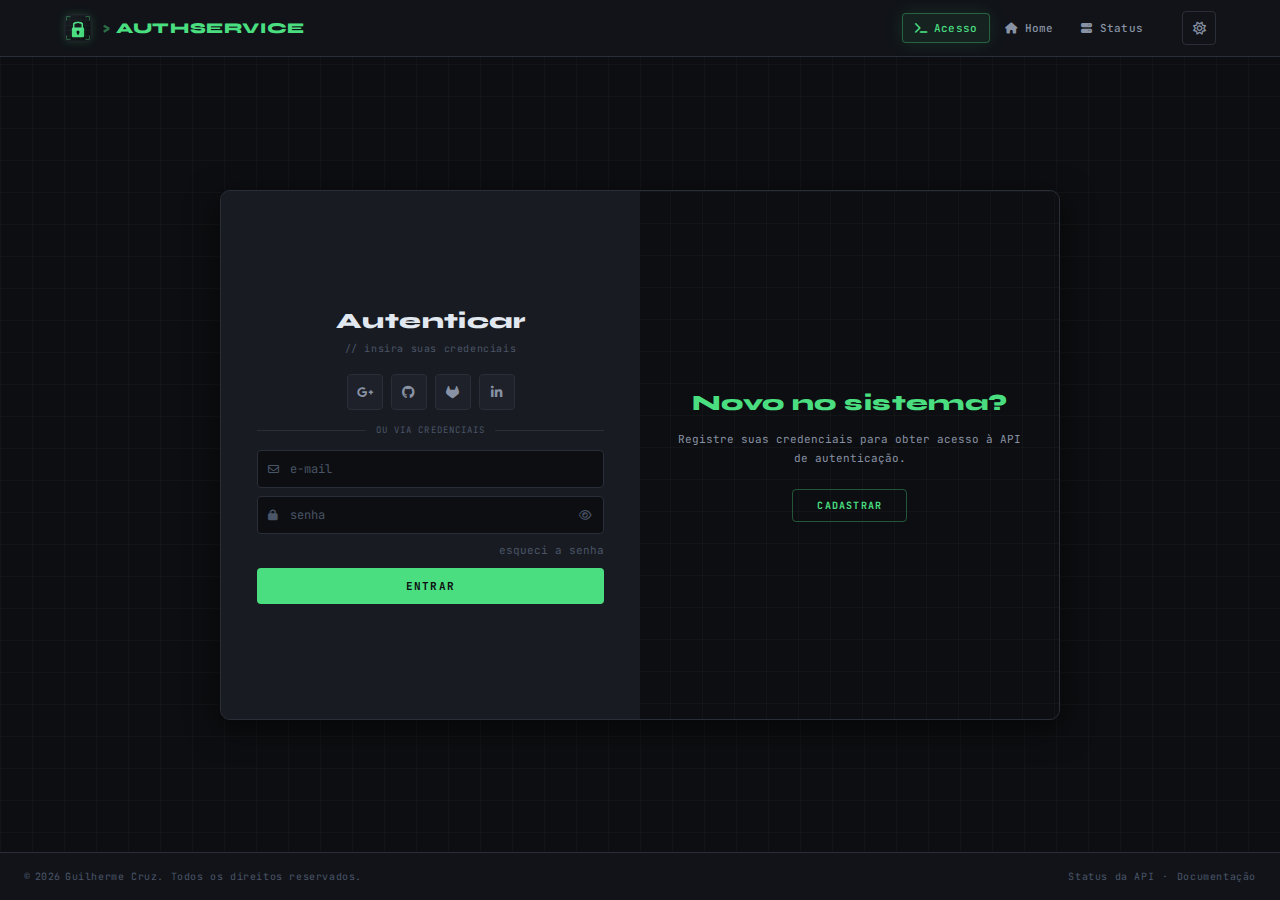
<file: frontend/index.html>
<!doctype html>
<html lang="pt-BR" data-theme="dark">
    <head>
        <meta charset="UTF-8" />
        <meta name="viewport" content="width=device-width, initial-scale=1.0" />
        <meta
            name="description"
            content="AuthService — Plataforma de autenticação com JWT"
        />

        <!-- Favicon -->
        <link rel="icon" href="./public/icon.svg" type="image/svg+xml" />
        <link rel="shortcut icon" href="icon.svg" />

        <!-- Fontes -->
        <link rel="preconnect" href="https://fonts.googleapis.com" />
        <link rel="preconnect" href="https://fonts.gstatic.com" crossorigin />
        <link
            href="https://fonts.googleapis.com/css2?family=JetBrains+Mono:wght@300;400;500;600;700&family=Syne:wght@400;600;700;800&display=swap"
            rel="stylesheet"
        />

        <!-- Ícones -->
        <link
            rel="stylesheet"
            href="https://cdnjs.cloudflare.com/ajax/libs/font-awesome/6.4.2/css/all.min.css"
        />

        <!-- CSS: Design System → Componentes → Página → Responsivo -->
        <link rel="stylesheet" href="css/tokens.css" />
        <link rel="stylesheet" href="css/components.css" />
        <link rel="stylesheet" href="css/auth.css" />
        <link rel="stylesheet" href="css/responsive.css" />

        <title>AuthService</title>

        <!-- Aplica tema antes do render para evitar FOUC -->
        <script>
            (function () {
                var t = localStorage.getItem("auth_theme") || "dark";
                document.documentElement.setAttribute("data-theme", t);
            })();
        </script>
    </head>
    <body>
        <!-- ════════════════════ HEADER ════════════════════ -->
        <header class="header" role="banner">
            <nav class="nav" role="navigation" aria-label="Navegação principal">
                <a
                    href="index.html"
                    class="nav-logo"
                    aria-label="AuthService — Início"
                >
                    <img
                        src="./public/icon.svg"
                        alt=""
                        class="nav-avatar"
                        aria-hidden="true"
                    />
                    <span class="nav-brand">AuthService</span>
                </a>

                <ul class="nav-links" id="nav-links" role="list">
                    <li>
                        <a
                            href="index.html"
                            class="nav-link active"
                            aria-current="page"
                            ><i
                                class="fa-solid fa-terminal"
                                aria-hidden="true"
                            ></i>
                            Acesso</a
                        >
                    </li>
                    <li>
                        <a href="home.html" class="nav-link"
                            ><i
                                class="fa-solid fa-house"
                                aria-hidden="true"
                            ></i>
                            Home</a
                        >
                    </li>
                    <li>
                        <a href="status.html" class="nav-link"
                            ><i
                                class="fa-solid fa-server"
                                aria-hidden="true"
                            ></i>
                            Status</a
                        >
                    </li>
                </ul>

                <button
                    class="theme-toggle"
                    id="theme-toggle-btn"
                    onclick="toggleTheme()"
                    aria-label="Alternar tema"
                >
                    <i class="fa-regular fa-sun" aria-hidden="true"></i>
                </button>

                <button
                    class="burger"
                    id="burger"
                    aria-expanded="false"
                    aria-controls="mobile-menu"
                    aria-label="Abrir menu"
                >
                    <span aria-hidden="true"></span>
                    <span aria-hidden="true"></span>
                    <span aria-hidden="true"></span>
                </button>
            </nav>

            <div
                class="mobile-menu"
                id="mobile-menu"
                role="navigation"
                aria-label="Menu mobile"
            >
                <a href="index.html" class="mob-link active" aria-current="page"
                    ><i class="fa-solid fa-terminal" aria-hidden="true"></i>
                    Acesso</a
                >
                <a href="home.html" class="mob-link"
                    ><i class="fa-solid fa-house" aria-hidden="true"></i>
                    Home</a
                >
                <a href="status.html" class="mob-link"
                    ><i class="fa-solid fa-server" aria-hidden="true"></i>
                    Status</a
                >
            </div>
        </header>

        <!-- ════════════════════ MAIN ════════════════════ -->
        <main class="main-auth" role="main">
            <div class="auth-container" id="auth-container">
                <!-- ── Formulário de Cadastro ── -->
                <div
                    class="form-container sign-up"
                    role="region"
                    aria-label="Formulário de cadastro"
                >
                    <form class="auth-form" onsubmit="return false;" novalidate>
                        <h1>Criar conta</h1>
                        <p class="form-sub">
                            // preencha os dados para iniciar sessão
                        </p>

                        <div
                            class="social-icons"
                            aria-label="Entrar com redes sociais"
                        >
                            <a href="#" class="social-icon" aria-label="Google"
                                ><i
                                    class="fa-brands fa-google-plus-g"
                                    aria-hidden="true"
                                ></i
                            ></a>
                            <a href="#" class="social-icon" aria-label="GitHub"
                                ><i
                                    class="fa-brands fa-github"
                                    aria-hidden="true"
                                ></i
                            ></a>
                            <a href="#" class="social-icon" aria-label="GitLab"
                                ><i
                                    class="fa-brands fa-gitlab"
                                    aria-hidden="true"
                                ></i
                            ></a>
                            <a
                                href="#"
                                class="social-icon"
                                aria-label="LinkedIn"
                                ><i
                                    class="fa-brands fa-linkedin-in"
                                    aria-hidden="true"
                                ></i
                            ></a>
                        </div>

                        <div class="or-divider" aria-hidden="true">
                            ou via credenciais
                        </div>

                        <div class="input-box">
                            <i
                                class="fa-regular fa-user ib-icon"
                                aria-hidden="true"
                            ></i>
                            <input
                                type="text"
                                id="reg-name"
                                placeholder="nome completo"
                                autocomplete="name"
                                aria-label="Nome completo"
                            />
                        </div>

                        <div class="input-box">
                            <i
                                class="fa-regular fa-envelope ib-icon"
                                aria-hidden="true"
                            ></i>
                            <input
                                type="email"
                                id="reg-email"
                                placeholder="e-mail"
                                autocomplete="email"
                                aria-label="E-mail"
                            />
                        </div>

                        <div class="input-box">
                            <i
                                class="fa-solid fa-lock ib-icon"
                                aria-hidden="true"
                            ></i>
                            <input
                                type="password"
                                id="reg-pass"
                                placeholder="senha (mín. 8 chars)"
                                autocomplete="new-password"
                                aria-label="Senha"
                            />
                            <button
                                type="button"
                                class="eye-btn"
                                onclick="toggleEye('reg-pass', this)"
                                aria-label="Mostrar/ocultar senha"
                            >
                                <i
                                    class="fa-regular fa-eye"
                                    aria-hidden="true"
                                ></i>
                            </button>
                        </div>

                        <!-- Força da senha -->
                        <div
                            class="strength-wrap"
                            aria-live="polite"
                            aria-label="Força da senha"
                        >
                            <div
                                class="strength-bar"
                                role="progressbar"
                                aria-valuemin="0"
                                aria-valuemax="100"
                            >
                                <div
                                    class="strength-fill"
                                    id="strength-fill"
                                ></div>
                            </div>
                            <span
                                class="strength-label"
                                id="strength-label"
                            ></span>
                        </div>

                        <div
                            class="alert"
                            id="reg-alert"
                            role="alert"
                            aria-live="polite"
                        ></div>

                        <button
                            type="button"
                            class="btn-main"
                            id="btn-reg"
                            onclick="registerUser()"
                        >
                            Cadastrar
                        </button>

                        <p class="mob-switch">
                            Já tem conta?
                            <a href="#" class="text-link" id="btnL-mob"
                                >Entrar</a
                            >
                        </p>
                    </form>
                </div>

                <!-- ── Formulário de Login ── -->
                <div
                    class="form-container sign-in"
                    role="region"
                    aria-label="Formulário de login"
                >
                    <form class="auth-form" onsubmit="return false;" novalidate>
                        <h1>Autenticar</h1>
                        <p class="form-sub">// insira suas credenciais</p>

                        <div
                            class="social-icons"
                            aria-label="Entrar com redes sociais"
                        >
                            <a href="#" class="social-icon" aria-label="Google"
                                ><i
                                    class="fa-brands fa-google-plus-g"
                                    aria-hidden="true"
                                ></i
                            ></a>
                            <a href="#" class="social-icon" aria-label="GitHub"
                                ><i
                                    class="fa-brands fa-github"
                                    aria-hidden="true"
                                ></i
                            ></a>
                            <a href="#" class="social-icon" aria-label="GitLab"
                                ><i
                                    class="fa-brands fa-gitlab"
                                    aria-hidden="true"
                                ></i
                            ></a>
                            <a
                                href="#"
                                class="social-icon"
                                aria-label="LinkedIn"
                                ><i
                                    class="fa-brands fa-linkedin-in"
                                    aria-hidden="true"
                                ></i
                            ></a>
                        </div>

                        <div class="or-divider" aria-hidden="true">
                            ou via credenciais
                        </div>

                        <div class="input-box">
                            <i
                                class="fa-regular fa-envelope ib-icon"
                                aria-hidden="true"
                            ></i>
                            <input
                                type="email"
                                id="log-email"
                                placeholder="e-mail"
                                autocomplete="email"
                                aria-label="E-mail"
                            />
                        </div>

                        <div class="input-box">
                            <i
                                class="fa-solid fa-lock ib-icon"
                                aria-hidden="true"
                            ></i>
                            <input
                                type="password"
                                id="log-pass"
                                placeholder="senha"
                                autocomplete="current-password"
                                aria-label="Senha"
                            />
                            <button
                                type="button"
                                class="eye-btn"
                                onclick="toggleEye('log-pass', this)"
                                aria-label="Mostrar/ocultar senha"
                            >
                                <i
                                    class="fa-regular fa-eye"
                                    aria-hidden="true"
                                ></i>
                            </button>
                        </div>

                        <a href="#" class="forgot-link">esqueci a senha</a>

                        <div
                            class="alert"
                            id="log-alert"
                            role="alert"
                            aria-live="polite"
                        ></div>

                        <button
                            type="button"
                            class="btn-main"
                            id="btn-log"
                            onclick="loginUser()"
                        >
                            Entrar
                        </button>

                        <p class="mob-switch">
                            Sem conta?
                            <a href="#" class="text-link" id="btnR-mob"
                                >Cadastrar</a
                            >
                        </p>
                    </form>
                </div>

                <!-- ── Painel de Toggle (desktop) ── -->
                <div class="toggle-container" aria-hidden="true">
                    <div class="toggle-panel-wrap">
                        <div class="toggle-panel toggle-left">
                            <h2>Já tem acesso?</h2>
                            <p>
                                Use suas credenciais para autenticar e acessar o
                                painel do sistema.
                            </p>
                            <button class="btn-toggle" id="btn-show-login">
                                Entrar
                            </button>
                        </div>

                        <div class="toggle-panel toggle-right">
                            <h2>Novo no sistema?</h2>
                            <p>
                                Registre suas credenciais para obter acesso à
                                API de autenticação.
                            </p>
                            <button class="btn-toggle" id="btn-show-register">
                                Cadastrar
                            </button>
                        </div>
                    </div>
                </div>
            </div>
            <!-- /auth-container -->
        </main>

        <!-- ════════════════════ FOOTER ════════════════════ -->
        <footer class="footer" role="contentinfo">
            <p class="footer-copyright">
                <span data-i18n="footer.copyright">&copy;</span>
                <span id="current-year"></span>
                <span data-i18n="footer.author"
                    >Guilherme Cruz. Todos os direitos reservados.</span
                >
            </p>
            <nav class="footer-links" aria-label="Links do rodapé">
                <a href="status.html">Status da API</a>
                <span aria-hidden="true">·</span>
                <a href="#">Documentação</a>
            </nav>
        </footer>

        <!-- Script ano atual -->
        <script>
            document.getElementById("current-year").textContent =
                new Date().getFullYear();
        </script>

        <!-- ════════════════════ SCRIPTS ════════════════════ -->
        <!-- Ordem: theme → utils → nav → página -->
        <script src="js/theme.js"></script>
        <script src="js/utils.js"></script>
        <script src="js/nav.js"></script>
        <script src="js/auth.js"></script>
    </body>
</html>
</file>
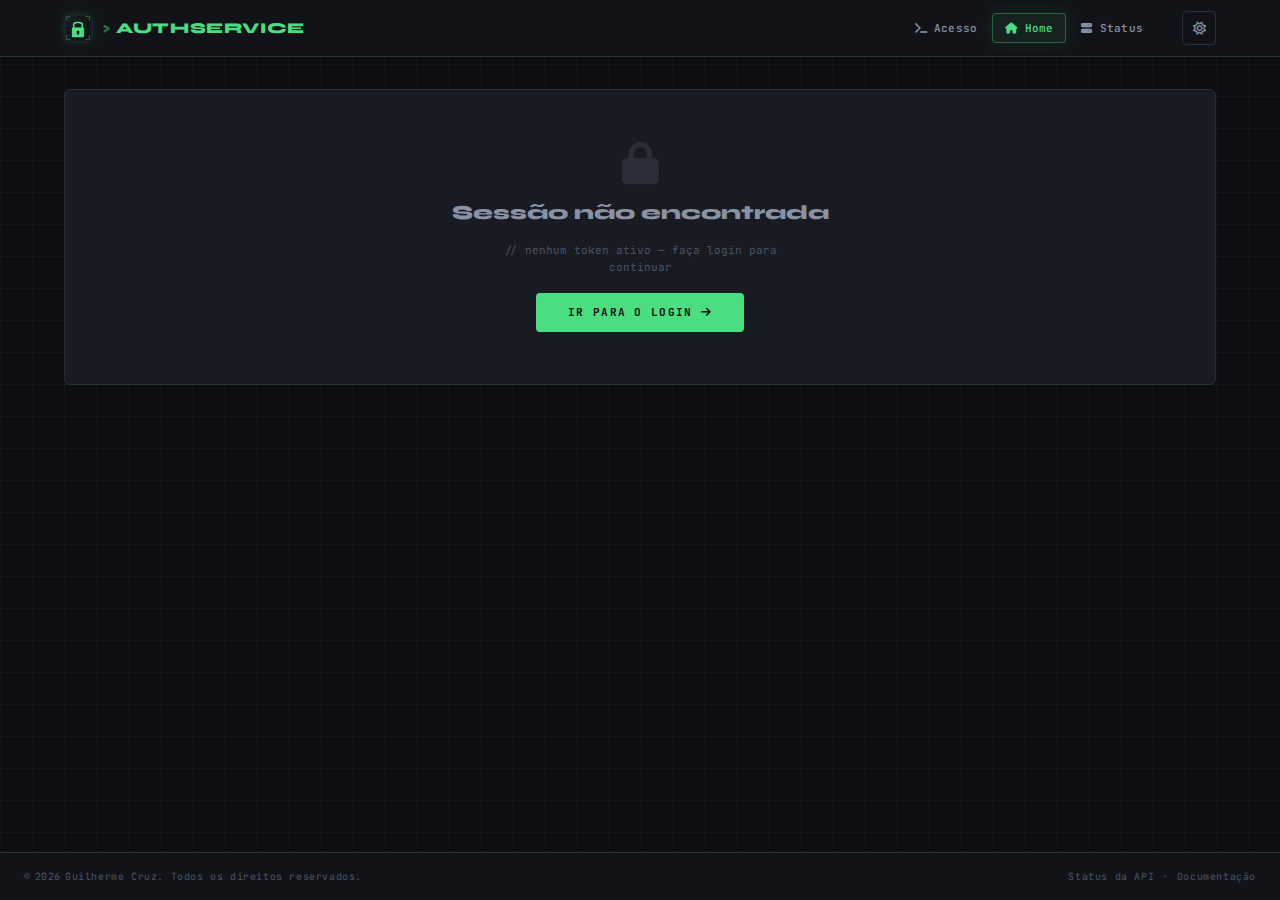
<file: frontend/home.html>
<!doctype html>
<html lang="pt-BR" data-theme="dark">
    <head>
        <meta charset="UTF-8" />
        <meta name="viewport" content="width=device-width, initial-scale=1.0" />
        <meta
            name="description"
            content="AuthService — Painel do usuário autenticado"
        />

        <link rel="icon" href="./public/icon.svg" type="image/svg+xml" />
        <link rel="shortcut icon" href="icon.svg" />

        <link rel="preconnect" href="https://fonts.googleapis.com" />
        <link rel="preconnect" href="https://fonts.gstatic.com" crossorigin />
        <link
            href="https://fonts.googleapis.com/css2?family=JetBrains+Mono:wght@300;400;500;600;700&family=Syne:wght@400;600;700;800&display=swap"
            rel="stylesheet"
        />

        <link
            rel="stylesheet"
            href="https://cdnjs.cloudflare.com/ajax/libs/font-awesome/6.4.2/css/all.min.css"
        />

        <!-- CSS: Design System → Componentes → Página → Responsivo -->
        <link rel="stylesheet" href="css/tokens.css" />
        <link rel="stylesheet" href="css/components.css" />
        <link rel="stylesheet" href="css/home.css" />
        <link rel="stylesheet" href="css/responsive.css" />

        <title>AuthService</title>

        <script>
            (function () {
                var t = localStorage.getItem("auth_theme") || "dark";
                document.documentElement.setAttribute("data-theme", t);
            })();
        </script>
    </head>
    <body>
        <!-- ════════════════════ HEADER ════════════════════ -->
        <header class="header" role="banner">
            <nav class="nav" role="navigation" aria-label="Navegação principal">
                <a
                    href="index.html"
                    class="nav-logo"
                    aria-label="AuthService — Início"
                >
                    <img
                        src="./public/icon.svg"
                        alt=""
                        class="nav-avatar"
                        aria-hidden="true"
                    />
                    <span class="nav-brand">AuthService</span>
                </a>

                <ul class="nav-links" id="nav-links" role="list">
                    <li>
                        <a href="index.html" class="nav-link"
                            ><i
                                class="fa-solid fa-terminal"
                                aria-hidden="true"
                            ></i>
                            Acesso</a
                        >
                    </li>
                    <li>
                        <a
                            href="home.html"
                            class="nav-link active"
                            aria-current="page"
                            ><i
                                class="fa-solid fa-house"
                                aria-hidden="true"
                            ></i>
                            Home</a
                        >
                    </li>
                    <li>
                        <a href="status.html" class="nav-link"
                            ><i
                                class="fa-solid fa-server"
                                aria-hidden="true"
                            ></i>
                            Status</a
                        >
                    </li>
                </ul>

                <button
                    class="theme-toggle"
                    id="theme-toggle-btn"
                    onclick="toggleTheme()"
                    aria-label="Alternar tema"
                >
                    <i class="fa-regular fa-sun" aria-hidden="true"></i>
                </button>

                <button
                    class="burger"
                    id="burger"
                    aria-expanded="false"
                    aria-controls="mobile-menu"
                    aria-label="Abrir menu"
                >
                    <span aria-hidden="true"></span>
                    <span aria-hidden="true"></span>
                    <span aria-hidden="true"></span>
                </button>
            </nav>

            <div
                class="mobile-menu"
                id="mobile-menu"
                role="navigation"
                aria-label="Menu mobile"
            >
                <a href="index.html" class="mob-link"
                    ><i class="fa-solid fa-terminal" aria-hidden="true"></i>
                    Acesso</a
                >
                <a href="home.html" class="mob-link active" aria-current="page"
                    ><i class="fa-solid fa-house" aria-hidden="true"></i>
                    Home</a
                >
                <a href="status.html" class="mob-link"
                    ><i class="fa-solid fa-server" aria-hidden="true"></i>
                    Status</a
                >
            </div>
        </header>

        <!-- ════════════════════ MAIN ════════════════════ -->
        <main class="main-inner" role="main">
            <!-- ── Hero do perfil ── -->
            <section class="profile-hero" aria-label="Perfil do usuário">
                <div class="avatar-ring" id="avatar-ring">
                    <img
                        src="./public/avatar.png"
                        alt="Avatar do usuário"
                        class="profile-img"
                    />
                    <div
                        class="online-dot"
                        id="online-dot"
                        aria-hidden="true"
                    ></div>
                </div>

                <div class="hero-info">
                    <span class="hero-badge" id="hero-badge" aria-live="polite"
                        >SEM SESSÃO</span
                    >
                    <h1 class="hero-name" id="hero-name">—</h1>
                    <p class="hero-email" id="hero-email">
                        faça login para ver seus dados
                    </p>
                </div>

                <button
                    class="btn-logout"
                    id="btn-logout"
                    onclick="logout()"
                    aria-label="Encerrar sessão"
                >
                    <i
                        class="fa-solid fa-right-from-bracket"
                        aria-hidden="true"
                    ></i>
                    Encerrar sessão
                </button>
            </section>

            <!-- ── Grid de cards ── -->
            <div class="cards-grid">
                <!-- Dados Pessoais -->
                <article class="card" aria-label="Dados pessoais">
                    <div class="card-head">
                        <i
                            class="fa-solid fa-id-card card-ico"
                            aria-hidden="true"
                        ></i>
                        <h2 class="card-title">Dados Pessoais</h2>
                        <span class="card-tag" aria-label="Endpoint"
                            >GET /me</span
                        >
                    </div>
                    <div class="card-body">
                        <div class="data-row">
                            <span class="dk"
                                ><i
                                    class="fa-solid fa-hashtag"
                                    aria-hidden="true"
                                ></i>
                                ID</span
                            >
                            <span class="dv" id="d-id">—</span>
                        </div>
                        <div class="data-row">
                            <span class="dk"
                                ><i
                                    class="fa-regular fa-user"
                                    aria-hidden="true"
                                ></i>
                                Nome</span
                            >
                            <span class="dv" id="d-name">—</span>
                        </div>
                        <div class="data-row">
                            <span class="dk"
                                ><i
                                    class="fa-regular fa-envelope"
                                    aria-hidden="true"
                                ></i>
                                E-mail</span
                            >
                            <span class="dv" id="d-email">—</span>
                        </div>
                        <div class="data-row">
                            <span class="dk"
                                ><i
                                    class="fa-solid fa-lock"
                                    aria-hidden="true"
                                ></i>
                                Senha</span
                            >
                            <span class="dv">
                                <span
                                    class="pass-mask"
                                    id="pass-mask"
                                    aria-hidden="true"
                                    >••••••••</span
                                >
                                <span
                                    class="pass-real"
                                    id="pass-real"
                                    style="display: none"
                                    aria-label="Senha visível"
                                ></span>
                                <button
                                    class="eye-inline"
                                    id="pass-eye-btn"
                                    onclick="togglePassView()"
                                    aria-label="Mostrar/ocultar senha"
                                >
                                    <i
                                        class="fa-regular fa-eye"
                                        id="pass-eye-icon"
                                        aria-hidden="true"
                                    ></i>
                                </button>
                            </span>
                        </div>
                    </div>
                    <div class="card-foot">
                        <button class="btn-sec" id="btn-me" onclick="loadMe()">
                            <i
                                class="fa-solid fa-rotate"
                                aria-hidden="true"
                            ></i>
                            Atualizar
                        </button>
                    </div>
                </article>

                <!-- Token JWT -->
                <article class="card" aria-label="Token JWT">
                    <div class="card-head">
                        <i
                            class="fa-solid fa-key card-ico"
                            aria-hidden="true"
                        ></i>
                        <h2 class="card-title">Token JWT</h2>
                        <span class="card-tag">Bearer</span>
                    </div>
                    <div class="card-body">
                        <div
                            class="token-box"
                            id="token-box"
                            aria-label="Token de acesso"
                            aria-live="polite"
                        >
                            <span class="token-empty"
                                >// sem token ativo. faça login primeiro.</span
                            >
                        </div>
                    </div>
                    <div class="card-foot">
                        <button class="btn-sec" onclick="copyToken()">
                            <i
                                class="fa-regular fa-copy"
                                aria-hidden="true"
                            ></i>
                            Copiar token
                        </button>
                        <span
                            class="token-tag"
                            id="token-tag"
                            aria-live="polite"
                        ></span>
                    </div>
                </article>

                <!-- Informações de Sessão -->
                <article
                    class="card card-wide"
                    aria-label="Informações de sessão"
                >
                    <div class="card-head">
                        <i
                            class="fa-solid fa-shield-halved card-ico"
                            aria-hidden="true"
                        ></i>
                        <h2 class="card-title">Informações de Sessão</h2>
                        <span class="card-tag">local</span>
                    </div>
                    <div class="card-body card-body-row">
                        <div class="data-row">
                            <span class="dk"
                                ><i
                                    class="fa-solid fa-circle-check"
                                    aria-hidden="true"
                                ></i>
                                Status</span
                            >
                            <span class="dv" id="sess-status">—</span>
                        </div>
                        <div class="data-row">
                            <span class="dk"
                                ><i
                                    class="fa-regular fa-clock"
                                    aria-hidden="true"
                                ></i>
                                Expira em</span
                            >
                            <span class="dv" id="sess-expire">—</span>
                        </div>
                        <div class="data-row">
                            <span class="dk"
                                ><i
                                    class="fa-solid fa-server"
                                    aria-hidden="true"
                                ></i>
                                Origem</span
                            >
                            <span class="dv" id="sess-origin">—</span>
                        </div>
                        <div class="data-row">
                            <span class="dk"
                                ><i
                                    class="fa-solid fa-code"
                                    aria-hidden="true"
                                ></i>
                                Algoritmo</span
                            >
                            <span class="dv">HS256 · JWT</span>
                        </div>
                    </div>
                </article>
            </div>
            <!-- /cards-grid -->

            <!-- Alerta de página -->
            <div
                class="alert page-alert"
                id="home-alert"
                role="alert"
                aria-live="polite"
            ></div>

            <!-- Estado sem sessão -->
            <section
                class="no-session"
                id="no-session"
                aria-label="Sem sessão ativa"
            >
                <i class="fa-solid fa-lock no-sess-ico" aria-hidden="true"></i>
                <h2>Sessão não encontrada</h2>
                <p>// nenhum token ativo — faça login para continuar</p>
                <a href="index.html" class="btn-main">
                    Ir para o login
                    <i class="fa-solid fa-arrow-right" aria-hidden="true"></i>
                </a>
            </section>
        </main>

        <!-- ════════════════════ FOOTER ════════════════════ -->
        <footer class="footer" role="contentinfo">
            <p class="footer-copyright">
                <span data-i18n="footer.copyright">&copy;</span>
                <span id="current-year"></span>
                <span data-i18n="footer.author"
                    >Guilherme Cruz. Todos os direitos reservados.</span
                >
            </p>
            <nav class="footer-links" aria-label="Links do rodapé">
                <a href="status.html">Status da API</a>
                <span aria-hidden="true">·</span>
                <a href="#">Documentação</a>
            </nav>
        </footer>

        <!-- Script ano atual -->
        <script>
            document.getElementById("current-year").textContent =
                new Date().getFullYear();
        </script>

        <!-- ════════════════════ SCRIPTS ════════════════════ -->
        <script src="js/theme.js"></script>
        <script src="js/utils.js"></script>
        <script src="js/nav.js"></script>
        <script src="js/home.js"></script>
    </body>
</html>
</file>
<file: frontend/css/components.css>
/* ============================================================
   components.css — Componentes Compartilhados
   Header, Nav, Footer, Botões, Inputs, Alertas
   AuthService · Dark Industrial Terminal
   ============================================================ */

/* ══════════════════════════════════════════════════════════════
   HEADER & NAV
══════════════════════════════════════════════════════════════ */
.header {
  position: sticky;
  top: 0;
  z-index: 200;
  background: var(--color-bg-secondary);
  border-bottom: 1px solid var(--color-border);
  backdrop-filter: blur(8px);
  transition: background-color 300ms ease, border-color 300ms ease;
}

.nav {
  max-width: var(--content-max);
  margin: 0 auto;
  padding: 0 var(--content-pad);
  height: var(--nav-height);
  display: flex;
  align-items: center;
  gap: 20px;
}

/* Logo */
.nav-logo {
  display: flex;
  align-items: center;
  gap: 10px;
  text-decoration: none;
  flex-shrink: 0;
}

.nav-avatar {
  width: 28px;
  height: 28px;
  display: block;
  flex-shrink: 0;
  border-radius: var(--radius-sm);
  filter: drop-shadow(0 0 4px rgba(74, 222, 128, 0.20));
  transition: filter var(--transition);
}

.nav-logo:hover .nav-avatar {
  filter: drop-shadow(0 0 8px rgba(74, 222, 128, 0.45));
}

.nav-brand {
  font-family: var(--font-display);
  font-size: 15px;
  font-weight: 800;
  color: var(--color-accent);
  letter-spacing: .04em;
  text-transform: uppercase;
}

.nav-brand::before {
  content: '> ';
  opacity: .45;
}

/* Links desktop */
.nav-links {
  display: flex;
  align-items: center;
  list-style: none;
  gap: 2px;
  margin-left: auto;
}

.nav-link {
  display: flex;
  align-items: center;
  gap: 7px;
  font-family: var(--font-mono);
  font-size: 11px;
  font-weight: 500;
  color: var(--color-text-secondary);
  text-decoration: none;
  padding: 6px 12px;
  border-radius: var(--radius-sm);
  border: 1px solid transparent;
  letter-spacing: .02em;
  transition: color var(--transition), background var(--transition), border-color var(--transition), box-shadow var(--transition);
  white-space: nowrap;
}

.nav-link i { font-size: 11px; flex-shrink: 0; }

.nav-link:hover {
  color: var(--color-accent);
  background: var(--color-accent-soft);
  border-color: var(--color-border-accent);
}

.nav-link.active {
  color: var(--color-accent);
  background: var(--color-accent-soft);
  border-color: var(--color-border-accent);
  box-shadow: var(--shadow-glow);
}

/* Botão de alternância de tema */
.theme-toggle {
  display: flex;
  align-items: center;
  justify-content: center;
  width: 34px;
  height: 34px;
  flex-shrink: 0;
  background: none;
  border: 1px solid var(--color-border);
  border-radius: var(--radius-sm);
  cursor: pointer;
  color: var(--color-text-secondary);
  font-size: 13px;
  margin-left: 6px;
  transition: color var(--transition), border-color var(--transition), background var(--transition);
}

.theme-toggle:hover {
  color: var(--color-accent);
  border-color: var(--color-border-accent);
  background: var(--color-accent-soft);
}

/* Burger (mobile) */
.burger {
  display: none;
  flex-direction: column;
  justify-content: center;
  gap: 4px;
  background: none;
  border: 1px solid var(--color-border);
  cursor: pointer;
  padding: 7px 8px;
  margin-left: auto;
  border-radius: var(--radius-sm);
  transition: border-color var(--transition);
}

.burger:hover { border-color: var(--color-border-accent); }

.burger span {
  display: block;
  width: 18px;
  height: 1.5px;
  background: var(--color-text-secondary);
  border-radius: 1px;
  transition: background var(--transition);
}

.burger:hover span { background: var(--color-accent); }

/* Menu mobile */
.mobile-menu {
  display: none;
  flex-direction: column;
  padding: 8px 16px 12px;
  border-top: 1px solid var(--color-border);
  gap: 2px;
  background: var(--color-bg-secondary);
  animation: fade-in 160ms ease;
}

.mobile-menu.open { display: flex; }

.mob-link {
  display: flex;
  align-items: center;
  gap: 8px;
  font-family: var(--font-mono);
  font-size: 11px;
  font-weight: 500;
  color: var(--color-text-secondary);
  text-decoration: none;
  padding: 9px 12px;
  border-radius: var(--radius-sm);
  border: 1px solid transparent;
  transition: color var(--transition), background var(--transition), border-color var(--transition);
}

.mob-link:hover  { color: var(--color-accent); background: var(--color-accent-soft); border-color: var(--color-border-accent); }
.mob-link.active { color: var(--color-accent); background: var(--color-accent-soft); border-color: var(--color-border-accent); }

/* ══════════════════════════════════════════════════════════════
   FOOTER
══════════════════════════════════════════════════════════════ */
.footer {
  background: var(--color-bg-secondary);
  border-top: 1px solid var(--color-border);
  padding: 16px var(--content-pad);
  display: flex;
  align-items: center;
  justify-content: space-between;
  gap: 16px;
  font-family: var(--font-mono);
  font-size: 10px;
  color: var(--color-text-muted);
  letter-spacing: .06em;
  transition: background-color 300ms ease, border-color 300ms ease;
}

/* Lado esquerdo — copyright */
.footer-copyright {
  display: flex;
  align-items: center;
  gap: 4px;
  flex-wrap: wrap;
  color: var(--color-text-muted);
  font-family: var(--font-mono);
  font-size: 10px;
  letter-spacing: .06em;
}

/* Lado direito — links de navegação */
.footer-links {
  display: flex;
  align-items: center;
  gap: 8px;
  flex-shrink: 0;
}

.footer-links a {
  color: var(--color-text-muted);
  text-decoration: none;
  transition: color var(--transition);
}

.footer-links a:hover { color: var(--color-accent); }

/* ══════════════════════════════════════════════════════════════
   BOTÕES
══════════════════════════════════════════════════════════════ */

/* Primário — accent sólido */
.btn-main {
  display: inline-flex;
  align-items: center;
  justify-content: center;
  gap: 8px;
  width: 100%;
  padding: 11px 32px;
  background: var(--color-accent);
  color: var(--color-text-inverse);
  font-family: var(--font-mono);
  font-size: 11px;
  font-weight: 700;
  letter-spacing: .12em;
  text-transform: uppercase;
  text-decoration: none;
  border: none;
  border-radius: var(--radius-sm);
  cursor: pointer;
  transition: background var(--transition), box-shadow var(--transition), opacity var(--transition);
}

.btn-main:hover:not(:disabled) {
  background: var(--color-accent-hover);
  box-shadow: var(--shadow-glow);
}

.btn-main:disabled {
  opacity: .4;
  cursor: not-allowed;
}

/* Secundário — outline */
.btn-sec {
  display: inline-flex;
  align-items: center;
  gap: 6px;
  padding: 7px 14px;
  background: var(--color-surface-raised);
  color: var(--color-text-secondary);
  font-family: var(--font-mono);
  font-size: 10px;
  font-weight: 600;
  letter-spacing: .06em;
  text-transform: uppercase;
  text-decoration: none;
  border: 1px solid var(--color-border);
  border-radius: var(--radius-sm);
  cursor: pointer;
  white-space: nowrap;
  transition: color var(--transition), background var(--transition), border-color var(--transition);
}

.btn-sec:hover {
  color: var(--color-accent);
  border-color: var(--color-border-accent);
  background: var(--color-accent-soft);
}

/* Logout — perigo */
.btn-logout {
  display: inline-flex;
  align-items: center;
  gap: 7px;
  padding: 7px 14px;
  background: var(--color-danger-soft);
  color: var(--color-danger);
  font-family: var(--font-mono);
  font-size: 10px;
  font-weight: 600;
  letter-spacing: .06em;
  text-transform: uppercase;
  border: 1px solid var(--color-danger-border);
  border-radius: var(--radius-sm);
  cursor: pointer;
  white-space: nowrap;
  transition: background var(--transition), border-color var(--transition);
}

.btn-logout:hover {
  background: rgba(248,113,113,.18);
  border-color: var(--color-danger);
}

/* ══════════════════════════════════════════════════════════════
   INPUTS
══════════════════════════════════════════════════════════════ */
.input-box {
  position: relative;
  width: 100%;
  margin-bottom: 8px;
}

.ib-icon {
  position: absolute;
  left: 11px;
  top: 50%;
  transform: translateY(-50%);
  font-size: 11px;
  color: var(--color-text-muted);
  pointer-events: none;
}

.input-box input {
  width: 100%;
  padding: 10px 36px 10px 32px;
  background-color: var(--color-bg-primary);
  border: 1px solid var(--color-border);
  border-radius: var(--radius-sm);
  font-family: var(--font-mono);
  font-size: 12px;
  color: var(--color-text-primary);
  outline: none;
  caret-color: var(--color-accent);
  transition: border-color var(--transition), box-shadow var(--transition);
}

.input-box input::placeholder {
  color: var(--color-text-muted);
}

.input-box input:focus {
  border-color: var(--color-accent);
  box-shadow: 0 0 0 3px var(--color-accent-soft);
}

/* Botão de olho (mostrar/ocultar senha) */
.eye-btn {
  position: absolute;
  right: 9px;
  top: 50%;
  transform: translateY(-50%);
  background: none;
  border: none;
  color: var(--color-text-muted);
  cursor: pointer;
  font-size: 11px;
  padding: 4px;
  line-height: 1;
  transition: color var(--transition);
}

.eye-btn:hover { color: var(--color-accent); }

/* ══════════════════════════════════════════════════════════════
   ALERTAS
══════════════════════════════════════════════════════════════ */
.alert {
  display: none;
  width: 100%;
  padding: 8px 12px;
  font-family: var(--font-mono);
  font-size: 11px;
  line-height: 1.6;
  letter-spacing: .02em;
  border-radius: var(--radius-sm);
  border-left: 2px solid transparent;
  margin-bottom: 8px;
}

.alert.show    { display: block; animation: fade-in 160ms ease; }
.alert.success { background: var(--color-success-soft); border-color: var(--color-success); color: var(--color-success); }
.alert.error   { background: var(--color-danger-soft);  border-color: var(--color-danger);  color: var(--color-danger); }
.alert.info    { background: var(--color-warning-soft); border-color: var(--color-warning); color: var(--color-warning); }

/* Alerta de página (flutuante, temporário) */
.page-alert {
  display: none;
  margin-bottom: 20px;
}

.page-alert.show { display: block; animation: fade-in 160ms ease; }

/* ══════════════════════════════════════════════════════════════
   LAYOUT COMPARTILHADO — Páginas internas (home, status)
══════════════════════════════════════════════════════════════ */
.main-inner {
  flex: 1;
  max-width: var(--content-max);
  margin: 0 auto;
  width: 100%;
  padding: 32px var(--content-pad) 52px;
  display: flex;
  flex-direction: column;
  gap: 20px;
}

/* Card base reutilizável */
.card {
  background: var(--color-surface);
  border: 1px solid var(--color-border);
  border-radius: var(--radius);
  overflow: hidden;
  transition: border-color var(--transition), box-shadow var(--transition);
}

.card:hover {
  border-color: var(--color-border-accent);
  box-shadow: var(--shadow-glow);
}

.card-head {
  display: flex;
  align-items: center;
  gap: 10px;
  padding: 12px 16px;
  border-bottom: 1px solid var(--color-border);
  background: var(--color-surface-raised);
}

.card-ico {
  color: var(--color-accent);
  font-size: 12px;
  flex-shrink: 0;
}

.card-title {
  font-family: var(--font-display);
  font-size: 13px;
  font-weight: 700;
  flex: 1;
  color: var(--color-text-primary);
  letter-spacing: .02em;
}

.card-tag {
  font-family: var(--font-mono);
  font-size: 9px;
  font-weight: 600;
  letter-spacing: .1em;
  text-transform: uppercase;
  color: var(--color-accent);
  background: var(--color-accent-soft);
  border: 1px solid var(--color-border-accent);
  padding: 2px 7px;
  border-radius: 2px;
  white-space: nowrap;
}

.card-body {
  padding: 4px 16px 12px;
  display: flex;
  flex-direction: column;
}

.card-foot {
  padding: 10px 16px;
  border-top: 1px solid var(--color-border);
  display: flex;
  align-items: center;
  gap: 10px;
  background: var(--color-surface-raised);
}

/* Data rows (key → value) */
.data-row {
  display: flex;
  align-items: center;
  justify-content: space-between;
  padding: 10px 0;
  border-bottom: 1px solid var(--color-border-subtle);
  gap: 16px;
}

.data-row:last-child { border-bottom: none; }

.dk {
  display: flex;
  align-items: center;
  gap: 6px;
  font-family: var(--font-mono);
  font-size: 10px;
  font-weight: 600;
  color: var(--color-text-muted);
  white-space: nowrap;
  flex-shrink: 0;
  text-transform: uppercase;
  letter-spacing: .1em;
}

.dv {
  font-family: var(--font-mono);
  font-size: 12px;
  color: var(--color-text-primary);
  font-weight: 500;
  text-align: right;
  word-break: break-all;
  display: flex;
  align-items: center;
  gap: 6px;
}

/* Código / Schema compartilhado */
.schema-code,
.doc-code {
  display: block;
  background: var(--color-bg-primary);
  border: 1px solid var(--color-border);
  border-radius: var(--radius-sm);
  padding: 8px 12px;
  font-family: var(--font-mono);
  font-size: 10px;
  color: var(--color-accent);
  overflow-x: auto;
  white-space: nowrap;
  line-height: 1.5;
}
</file>
<file: frontend/css/auth.css>
/* ============================================================
   auth.css — Estilos exclusivos da página de Acesso
   Formulário login/cadastro com toggle animado
   AuthService · Dark Industrial Terminal
   ============================================================ */

/* ── Layout da página ────────────────────────────────────────── */
.main-auth {
  flex: 1;
  display: flex;
  align-items: center;
  justify-content: center;
  padding: 40px 20px;
}

/* ── Container principal (card duplo) ────────────────────────── */
.auth-container {
  background-color: var(--color-surface);
  border: 1px solid var(--color-border);
  border-radius: var(--radius-lg);
  box-shadow: var(--shadow-lg);
  position: relative;
  overflow: hidden;
  width: 840px;
  max-width: 100%;
  min-height: 530px;
}

/* ── Formulários posicionados ────────────────────────────────── */
.form-container {
  position: absolute;
  top: 0;
  height: 100%;
  transition: all .6s ease-in-out;
  display: flex;
  align-items: center;
}

.sign-in {
  left: 0;
  width: 50%;
  z-index: 2;
}

.auth-container.active .sign-in {
  transform: translateX(100%);
}

.sign-up {
  left: 0;
  width: 50%;
  opacity: 0;
  z-index: 1;
}

.auth-container.active .sign-up {
  transform: translateX(100%);
  opacity: 1;
  z-index: 5;
  animation: slide-reveal .6s;
}

@keyframes slide-reveal {
  0%, 49.99% { opacity: 0; z-index: 1; }
  50%, 100%  { opacity: 1; z-index: 5; }
}

/* ── Form interno ────────────────────────────────────────────── */
.auth-form {
  background: var(--color-surface);
  display: flex;
  align-items: center;
  justify-content: center;
  flex-direction: column;
  padding: 32px 36px;
  height: 100%;
  width: 100%;
  gap: 0;
}

.auth-form h1 {
  font-family: var(--font-display);
  font-size: 22px;
  font-weight: 800;
  color: var(--color-text-primary);
  margin-bottom: 3px;
  text-align: center;
  letter-spacing: .02em;
}

.form-sub {
  font-family: var(--font-mono);
  font-size: 10px;
  color: var(--color-text-muted);
  margin-bottom: 18px;
  text-align: center;
  letter-spacing: .06em;
}

/* ── Ícones sociais ──────────────────────────────────────────── */
.social-icons {
  display: flex;
  gap: 8px;
  margin-bottom: 14px;
}

.social-icon {
  border: 1px solid var(--color-border);
  border-radius: var(--radius-sm);
  display: inline-flex;
  justify-content: center;
  align-items: center;
  width: 36px;
  height: 36px;
  color: var(--color-text-secondary);
  text-decoration: none;
  font-size: 13px;
  background: var(--color-surface-raised);
  transition: color var(--transition), border-color var(--transition), background var(--transition);
}

.social-icon:hover {
  color: var(--color-accent);
  border-color: var(--color-border-accent);
  background: var(--color-accent-soft);
}

/* ── Divisor "ou" ────────────────────────────────────────────── */
.or-divider {
  font-family: var(--font-mono);
  font-size: 9px;
  color: var(--color-text-muted);
  letter-spacing: .12em;
  text-transform: uppercase;
  margin-bottom: 12px;
  position: relative;
  display: flex;
  align-items: center;
  width: 100%;
  gap: 10px;
}

.or-divider::before,
.or-divider::after {
  content: '';
  flex: 1;
  height: 1px;
  background: var(--color-border);
}

/* ── Link de senha esquecida e links de texto ────────────────── */
.forgot-link {
  font-family: var(--font-mono);
  font-size: 11px;
  color: var(--color-text-muted);
  text-decoration: none;
  align-self: flex-end;
  margin-bottom: 10px;
  transition: color var(--transition);
}

.forgot-link:hover { color: var(--color-accent); }

.text-link {
  color: var(--color-accent);
  font-weight: 600;
  text-decoration: none;
  transition: opacity var(--transition);
}

.text-link:hover { opacity: .75; text-decoration: underline; }

/* Parágrafo de troca mobile */
.mob-switch {
  display: none;
  font-family: var(--font-mono);
  font-size: 11px;
  color: var(--color-text-muted);
  margin-top: 12px;
  text-align: center;
}

/* ── Medidor de força de senha ───────────────────────────────── */
.strength-wrap {
  width: 100%;
  display: flex;
  align-items: center;
  gap: 10px;
  margin-bottom: 8px;
}

.strength-bar {
  flex: 1;
  height: 2px;
  background: var(--color-border);
  border-radius: 1px;
  overflow: hidden;
}

.strength-fill {
  height: 100%;
  width: 0%;
  border-radius: 1px;
  transition: width .3s ease, background .3s ease;
}

.strength-label {
  font-family: var(--font-mono);
  font-size: 9px;
  font-weight: 700;
  min-width: 64px;
  text-align: right;
  letter-spacing: .1em;
  text-transform: uppercase;
}

/* ── Painel de toggle (desktop) ──────────────────────────────── */
.toggle-container {
  position: absolute;
  top: 0;
  left: 50%;
  width: 50%;
  height: 100%;
  overflow: hidden;
  transition: all .6s ease-in-out;
  z-index: 1000;
}

.auth-container.active .toggle-container {
  transform: translateX(-100%);
}

.toggle-panel-wrap {
  position: relative;
  left: -100%;
  height: 100%;
  width: 200%;
  transform: translateX(0);
  transition: all .6s ease-in-out;
  border-left: 1px solid var(--color-border);
  background-color: var(--color-bg-primary);
  background-image:
    linear-gradient(var(--grid-color) 1px, transparent 1px),
    linear-gradient(90deg, var(--grid-color) 1px, transparent 1px);
  background-size: 32px 32px;
}

.auth-container.active .toggle-panel-wrap {
  transform: translateX(50%);
}

.toggle-panel {
  position: absolute;
  width: 50%;
  height: 100%;
  display: flex;
  align-items: center;
  justify-content: center;
  flex-direction: column;
  padding: 0 32px;
  text-align: center;
  top: 0;
  transition: all .6s ease-in-out;
}

.toggle-panel h2 {
  font-family: var(--font-display);
  font-size: 22px;
  font-weight: 800;
  color: var(--color-accent);
  margin-bottom: 10px;
  letter-spacing: .02em;
}

.toggle-panel p {
  font-family: var(--font-mono);
  font-size: 11px;
  color: var(--color-text-secondary);
  line-height: 1.7;
  margin-bottom: 22px;
}

.toggle-left  { transform: translateX(-200%); }
.auth-container.active .toggle-left { transform: translateX(0); }
.toggle-right { right: 0; }
.auth-container.active .toggle-right { transform: translateX(200%); }

/* Botão de troca no painel toggle */
.btn-toggle {
  background: transparent;
  border: 1px solid var(--color-border-accent);
  color: var(--color-accent);
  font-family: var(--font-mono);
  font-size: 10px;
  font-weight: 700;
  padding: 9px 24px;
  border-radius: var(--radius-sm);
  letter-spacing: .12em;
  text-transform: uppercase;
  cursor: pointer;
  transition: background var(--transition), box-shadow var(--transition);
}

.btn-toggle:hover {
  background: var(--color-accent-soft);
  box-shadow: var(--shadow-glow);
}
</file>
<file: frontend/css/responsive.css>
/* ============================================================
   responsive.css — Breakpoints e Responsividade Global
   Desktop → Tablet → Mobile
   AuthService · Dark Industrial Terminal
   ============================================================ */

/* ══════════════════════════════════════════════════════════════
   TABLET — ≤ 1024px
══════════════════════════════════════════════════════════════ */
@media (max-width: 1024px) {

  /* Status — endpoints em coluna única */
  .ep-grid { grid-template-columns: 1fr 1fr; }

  /* Docs grid compacto */
  .docs-grid { grid-template-columns: repeat(auto-fill, minmax(240px, 1fr)); }
}

/* ══════════════════════════════════════════════════════════════
   TABLET MÉDIO — ≤ 768px
══════════════════════════════════════════════════════════════ */
@media (max-width: 768px) {

  /* ── Nav ───────────────────────────────────────────────────── */
  .nav-links   { display: none; }
  .burger      { display: flex; }
  .nav         { gap: 10px; }
  .theme-toggle { margin-left: 0; }

  /* ── Padding global reduzido ───────────────────────────────── */
  :root {
    --content-pad: 16px;
  }

  .main-inner {
    padding: 20px var(--content-pad) 40px;
    gap: 14px;
  }

  /* ── Auth page ─────────────────────────────────────────────── */
  .main-auth {
    padding: 20px var(--content-pad);
    align-items: flex-start;
  }

  .auth-container {
    width: 95vw;
    min-height: auto;
    border-radius: var(--radius);
  }

  /* Oculta painel de toggle, mostra formulários em sequência */
  .toggle-container { display: none; }

  .form-container   { position: relative; width: 100%; }

  .sign-in {
    width: 100%;
    transform: translateX(0%);
  }

  .auth-container.active .sign-in {
    transform: translateX(-100%);
    position: absolute;
  }

  .sign-up {
    width: 100%;
    transform: translateX(-100%);
    opacity: 0;
    position: absolute;
    top: 0;
  }

  .auth-container.active .sign-up {
    transform: translateX(0%);
    opacity: 1;
    position: relative;
    z-index: 5;
    animation: none;
    transition: .6s;
  }

  .mob-switch { display: block; }

  .auth-form { padding: 24px 20px; }
  .auth-form h1 { font-size: 18px; }

  /* ── Home page ─────────────────────────────────────────────── */
  .profile-hero {
    flex-direction: column;
    align-items: flex-start;
    padding: 16px;
    gap: 12px;
  }

  .hero-name  { font-size: 18px; }

  .btn-logout { width: 100%; justify-content: center; }

  .cards-grid { grid-template-columns: 1fr; }
  .card-wide  { grid-column: 1; }

  .card-body-row {
    flex-direction: column;
    padding: 8px 16px;
  }

  .card-body-row .data-row {
    flex: 1 1 100%;
    min-width: 0;
  }

  /* ── Status page ───────────────────────────────────────────── */
  .status-hero {
    flex-direction: column;
    align-items: flex-start;
    padding: 16px;
    gap: 12px;
  }

  .sh-badge { width: 100%; }

  .ep-grid { grid-template-columns: 1fr; }

  .log-head {
    flex-direction: column;
    align-items: flex-start;
    gap: 8px;
  }

  .log-actions { align-self: flex-end; }

  /* ── Docs ──────────────────────────────────────────────────── */
  .docs-grid { grid-template-columns: 1fr; }

  /* ── Footer ────────────────────────────────────────────────── */
  .footer {
    flex-direction: column;
    gap: 6px;
    text-align: center;
    padding: 12px var(--content-pad);
  }
}

/* ══════════════════════════════════════════════════════════════
   MOBILE — ≤ 480px
══════════════════════════════════════════════════════════════ */
@media (max-width: 480px) {

  :root {
    --content-pad: 14px;
  }

  .auth-container { width: 98vw; }

  .auth-form { padding: 20px 16px; }
  .auth-form h1 { font-size: 17px; }

  .profile-img { width: 52px; height: 52px; }
  .hero-name   { font-size: 17px; }

  .nav { padding: 0 14px; }
  .nav-brand { font-size: 13px; }

  /* Cards menores no mobile */
  .card-head  { padding: 10px 14px; }
  .card-body  { padding: 2px 14px 10px; }
  .card-foot  { padding: 8px 14px; }

  .ep-card { padding: 14px; }

  /* Log menor */
  .log-body { max-height: 140px; }

  /* Token box menor */
  .token-box { min-height: 56px; max-height: 88px; }

  /* Docs sem minWidth */
  .docs-grid { grid-template-columns: 1fr; }
}

/* ══════════════════════════════════════════════════════════════
   MOBILE PEQUENO — ≤ 360px
══════════════════════════════════════════════════════════════ */
@media (max-width: 360px) {
  .nav-brand::before { display: none; }
  .nav-brand { font-size: 12px; }

  .sh-badge { flex-direction: column; align-items: flex-start; gap: 6px; }

  .social-icons { gap: 6px; }
  .social-icon  { width: 32px; height: 32px; font-size: 11px; }
}
</file>
<file: frontend/css/home.css>
/* ============================================================
   home.css — Estilos exclusivos da página Home / Dashboard
   Perfil, cards de dados, token JWT, sessão
   AuthService · Dark Industrial Terminal
   ============================================================ */

/* ── Hero do perfil ──────────────────────────────────────────── */
.profile-hero {
  display: flex;
  align-items: center;
  gap: 20px;
  padding: 20px 24px;
  background: var(--color-surface);
  border: 1px solid var(--color-border);
  border-radius: var(--radius);
  transition: border-color var(--transition);
}

/* Avatar com dot de status */
.avatar-ring {
  position: relative;
  flex-shrink: 0;
}

.profile-img {
  width: 64px;
  height: 64px;
  border-radius: var(--radius-sm);
  object-fit: cover;
  border: 1px solid var(--color-border-accent);
  box-shadow: var(--shadow-glow);
  display: block;
}

.online-dot {
  position: absolute;
  bottom: -3px;
  right: -3px;
  width: 12px;
  height: 12px;
  border-radius: 50%;
  background: var(--color-text-muted);
  border: 2px solid var(--color-surface);
  transition: background var(--transition), box-shadow var(--transition);
}

.online-dot.on {
  background: var(--color-success);
  box-shadow: 0 0 8px var(--color-accent-glow);
  animation: pulse-dot 2s infinite;
}

/* Informações do hero */
.hero-info { flex: 1; min-width: 0; }

.hero-badge {
  display: inline-block;
  font-family: var(--font-mono);
  font-size: 9px;
  font-weight: 700;
  letter-spacing: .14em;
  text-transform: uppercase;
  padding: 2px 8px;
  border-radius: 2px;
  background: var(--color-danger-soft);
  color: var(--color-danger);
  border: 1px solid var(--color-danger-border);
  margin-bottom: 7px;
  transition: background var(--transition), color var(--transition), border-color var(--transition), box-shadow var(--transition);
}

.hero-badge.on {
  background: var(--color-success-soft);
  color: var(--color-success);
  border-color: var(--color-success-border);
  box-shadow: 0 0 8px var(--color-accent-glow);
}

.hero-name {
  font-family: var(--font-display);
  font-size: 22px;
  font-weight: 800;
  color: var(--color-text-primary);
  letter-spacing: .01em;
  white-space: nowrap;
  overflow: hidden;
  text-overflow: ellipsis;
}

.hero-email {
  font-family: var(--font-mono);
  font-size: 11px;
  color: var(--color-text-secondary);
  margin-top: 4px;
  white-space: nowrap;
  overflow: hidden;
  text-overflow: ellipsis;
}

/* ── Grid de cards ───────────────────────────────────────────── */
.cards-grid {
  display: grid;
  grid-template-columns: 1fr 1fr;
  gap: 16px;
}

.card-wide { grid-column: 1 / -1; }

/* Sessão em row */
.card-body-row {
  flex-direction: row;
  flex-wrap: wrap;
  padding: 12px 16px;
  gap: 0;
}

.card-body-row .data-row {
  flex: 1 1 48%;
  min-width: 200px;
  padding: 10px 8px;
  border-bottom: 1px solid var(--color-border-subtle);
  border-right: none;
}

/* Senha inline */
.pass-mask {
  letter-spacing: 4px;
  font-size: 16px;
  color: var(--color-text-secondary);
  line-height: 1;
}

.pass-real {
  font-family: var(--font-mono);
  font-size: 12px;
  color: var(--color-accent);
}

.eye-inline {
  background: none;
  border: none;
  cursor: pointer;
  color: var(--color-text-muted);
  font-size: 11px;
  padding: 2px;
  line-height: 1;
  transition: color var(--transition);
  flex-shrink: 0;
}

.eye-inline:hover { color: var(--color-accent); }

/* ── Token JWT ───────────────────────────────────────────────── */
.token-box {
  background: var(--color-bg-primary);
  border: 1px solid var(--color-border);
  border-radius: var(--radius-sm);
  padding: 12px;
  min-height: 72px;
  max-height: 110px;
  overflow-y: auto;
  font-family: var(--font-mono);
  font-size: 10px;
  color: var(--color-accent);
  word-break: break-all;
  line-height: 1.8;
  letter-spacing: .02em;
  margin: 12px 0 4px;
  scrollbar-width: thin;
  scrollbar-color: var(--color-border) transparent;
}

.token-empty {
  color: var(--color-text-muted);
  font-style: italic;
  font-size: 11px;
}

.token-tag {
  font-family: var(--font-mono);
  font-size: 10px;
  color: var(--color-text-muted);
  letter-spacing: .06em;
  margin-left: auto;
}

/* ── Estado sem sessão ───────────────────────────────────────── */
.no-session {
  display: none;
  flex-direction: column;
  align-items: center;
  justify-content: center;
  text-align: center;
  gap: 14px;
  padding: 52px 24px;
  background: var(--color-surface);
  border: 1px solid var(--color-border);
  border-radius: var(--radius);
  animation: fade-in 240ms ease;
}

.no-session.show { display: flex; }

.no-sess-ico {
  font-size: 42px;
  color: var(--color-border);
}

.no-session h2 {
  font-family: var(--font-display);
  font-size: 20px;
  font-weight: 800;
  color: var(--color-text-secondary);
}

.no-session p {
  font-family: var(--font-mono);
  font-size: 11px;
  color: var(--color-text-muted);
  max-width: 320px;
}

.no-session .btn-main {
  width: auto;
  margin-top: 4px;
}
</file>
<file: frontend/css/tokens.css>
/* ============================================================
   tokens.css — Design System Tokens
   Variáveis globais, reset, base e animações
   AuthService · Dark Industrial Terminal
   ============================================================ */

@import url('https://fonts.googleapis.com/css2?family=JetBrains+Mono:wght@300;400;500;600;700&family=Syne:wght@400;600;700;800&display=swap');

/* ── Tokens Estruturais ──────────────────────────────────────── */
:root {
  --transition:  160ms ease;
  --radius:      6px;
  --radius-sm:   4px;
  --radius-lg:   10px;
  --font-mono:   'JetBrains Mono', monospace;
  --font-display:'Syne', sans-serif;
  --nav-height:  56px;
  --content-max: 1200px;
  --content-pad: 24px;
}

/* ══ Tema Escuro (padrão) ══════════════════════════════════════ */
[data-theme="dark"] {
  /* Fundos */
  --color-bg-primary:      #0d0e11;
  --color-bg-secondary:    #111318;
  --color-surface:         #181b21;
  --color-surface-raised:  #1e2129;
  --color-surface-overlay: #242830;

  /* Bordas */
  --color-border:          #2a2e38;
  --color-border-subtle:   #1e2129;
  --color-border-accent:   rgba(74, 222, 128, 0.35);

  /* Textos */
  --color-text-primary:    #e2e8f0;
  --color-text-secondary:  #8892a4;
  --color-text-muted:      #4a5568;
  --color-text-inverse:    #0d0e11;

  /* Accent (verde neon) */
  --color-accent:          #4ade80;
  --color-accent-hover:    #22c55e;
  --color-accent-soft:     rgba(74, 222, 128, 0.08);
  --color-accent-glow:     rgba(74, 222, 128, 0.25);

  /* Semânticas */
  --color-danger:          #f87171;
  --color-danger-soft:     rgba(248, 113, 113, 0.10);
  --color-danger-border:   rgba(248, 113, 113, 0.30);

  --color-warning:         #fbbf24;
  --color-warning-soft:    rgba(251, 191, 36, 0.10);
  --color-warning-border:  rgba(251, 191, 36, 0.30);

  --color-success:         #4ade80;
  --color-success-soft:    rgba(74, 222, 128, 0.10);
  --color-success-border:  rgba(74, 222, 128, 0.30);

  --color-info:            #60a5fa;
  --color-info-soft:       rgba(96, 165, 250, 0.10);
  --color-info-border:     rgba(96, 165, 250, 0.30);

  /* Sombras */
  --shadow-sm:   0 1px 3px rgba(0,0,0,.4);
  --shadow-md:   0 4px 16px rgba(0,0,0,.5);
  --shadow-lg:   0 8px 32px rgba(0,0,0,.6);
  --shadow-glow: 0 0 20px rgba(74,222,128,.12);

  /* Grid de fundo */
  --grid-color:  rgba(255,255,255,0.025);
}

/* ══ Tema Claro ════════════════════════════════════════════════ */
[data-theme="light"] {
  /* Fundos */
  --color-bg-primary:      #f0f1f3;
  --color-bg-secondary:    #e8eaed;
  --color-surface:         #ffffff;
  --color-surface-raised:  #fafbfc;
  --color-surface-overlay: #f3f4f6;

  /* Bordas */
  --color-border:          #d1d5db;
  --color-border-subtle:   #e5e7eb;
  --color-border-accent:   rgba(22, 101, 52, 0.30);

  /* Textos */
  --color-text-primary:    #111827;
  --color-text-secondary:  #4b5563;
  --color-text-muted:      #9ca3af;
  --color-text-inverse:    #ffffff;

  /* Accent (verde escuro) */
  --color-accent:          #166534;
  --color-accent-hover:    #15803d;
  --color-accent-soft:     rgba(22, 101, 52, 0.07);
  --color-accent-glow:     rgba(22, 101, 52, 0.15);

  /* Semânticas */
  --color-danger:          #dc2626;
  --color-danger-soft:     rgba(220, 38, 38, 0.07);
  --color-danger-border:   rgba(220, 38, 38, 0.25);

  --color-warning:         #d97706;
  --color-warning-soft:    rgba(217, 119, 6, 0.07);
  --color-warning-border:  rgba(217, 119, 6, 0.25);

  --color-success:         #16a34a;
  --color-success-soft:    rgba(22, 163, 74, 0.07);
  --color-success-border:  rgba(22, 163, 74, 0.25);

  --color-info:            #2563eb;
  --color-info-soft:       rgba(37, 99, 235, 0.08);
  --color-info-border:     rgba(37, 99, 235, 0.25);

  /* Sombras */
  --shadow-sm:   0 1px 3px rgba(0,0,0,.08);
  --shadow-md:   0 4px 16px rgba(0,0,0,.10);
  --shadow-lg:   0 8px 32px rgba(0,0,0,.14);
  --shadow-glow: 0 0 20px rgba(22,101,52,.08);

  /* Grid de fundo */
  --grid-color:  rgba(0,0,0,0.035);
}

/* ── Reset ───────────────────────────────────────────────────── */
*, *::before, *::after {
  margin: 0;
  padding: 0;
  box-sizing: border-box;
}

/* ── Base ────────────────────────────────────────────────────── */
html {
  scroll-behavior: smooth;
  font-size: 16px;
}

body {
  font-family: var(--font-mono);
  background-color: var(--color-bg-primary);
  color: var(--color-text-primary);
  min-height: 100vh;
  display: flex;
  flex-direction: column;
  line-height: 1.5;
  transition: background-color 300ms ease, color 300ms ease;
  /* Grid terminal de fundo */
  background-image:
    linear-gradient(var(--grid-color) 1px, transparent 1px),
    linear-gradient(90deg, var(--grid-color) 1px, transparent 1px);
  background-size: 32px 32px;
}

/* ── Seleção de texto ────────────────────────────────────────── */
::selection {
  background: var(--color-accent-soft);
  color: var(--color-accent);
}

/* ── Scrollbar customizada ───────────────────────────────────── */
::-webkit-scrollbar       { width: 4px; height: 4px; }
::-webkit-scrollbar-track { background: transparent; }
::-webkit-scrollbar-thumb { background: var(--color-border); border-radius: 2px; }
::-webkit-scrollbar-thumb:hover { background: var(--color-text-muted); }

/* ── Animações globais ───────────────────────────────────────── */
@keyframes pulse-dot {
  0%, 100% { opacity: 1; }
  50%       { opacity: .45; }
}

@keyframes fade-in {
  from { opacity: 0; transform: translateY(6px); }
  to   { opacity: 1; transform: translateY(0); }
}
</file>
